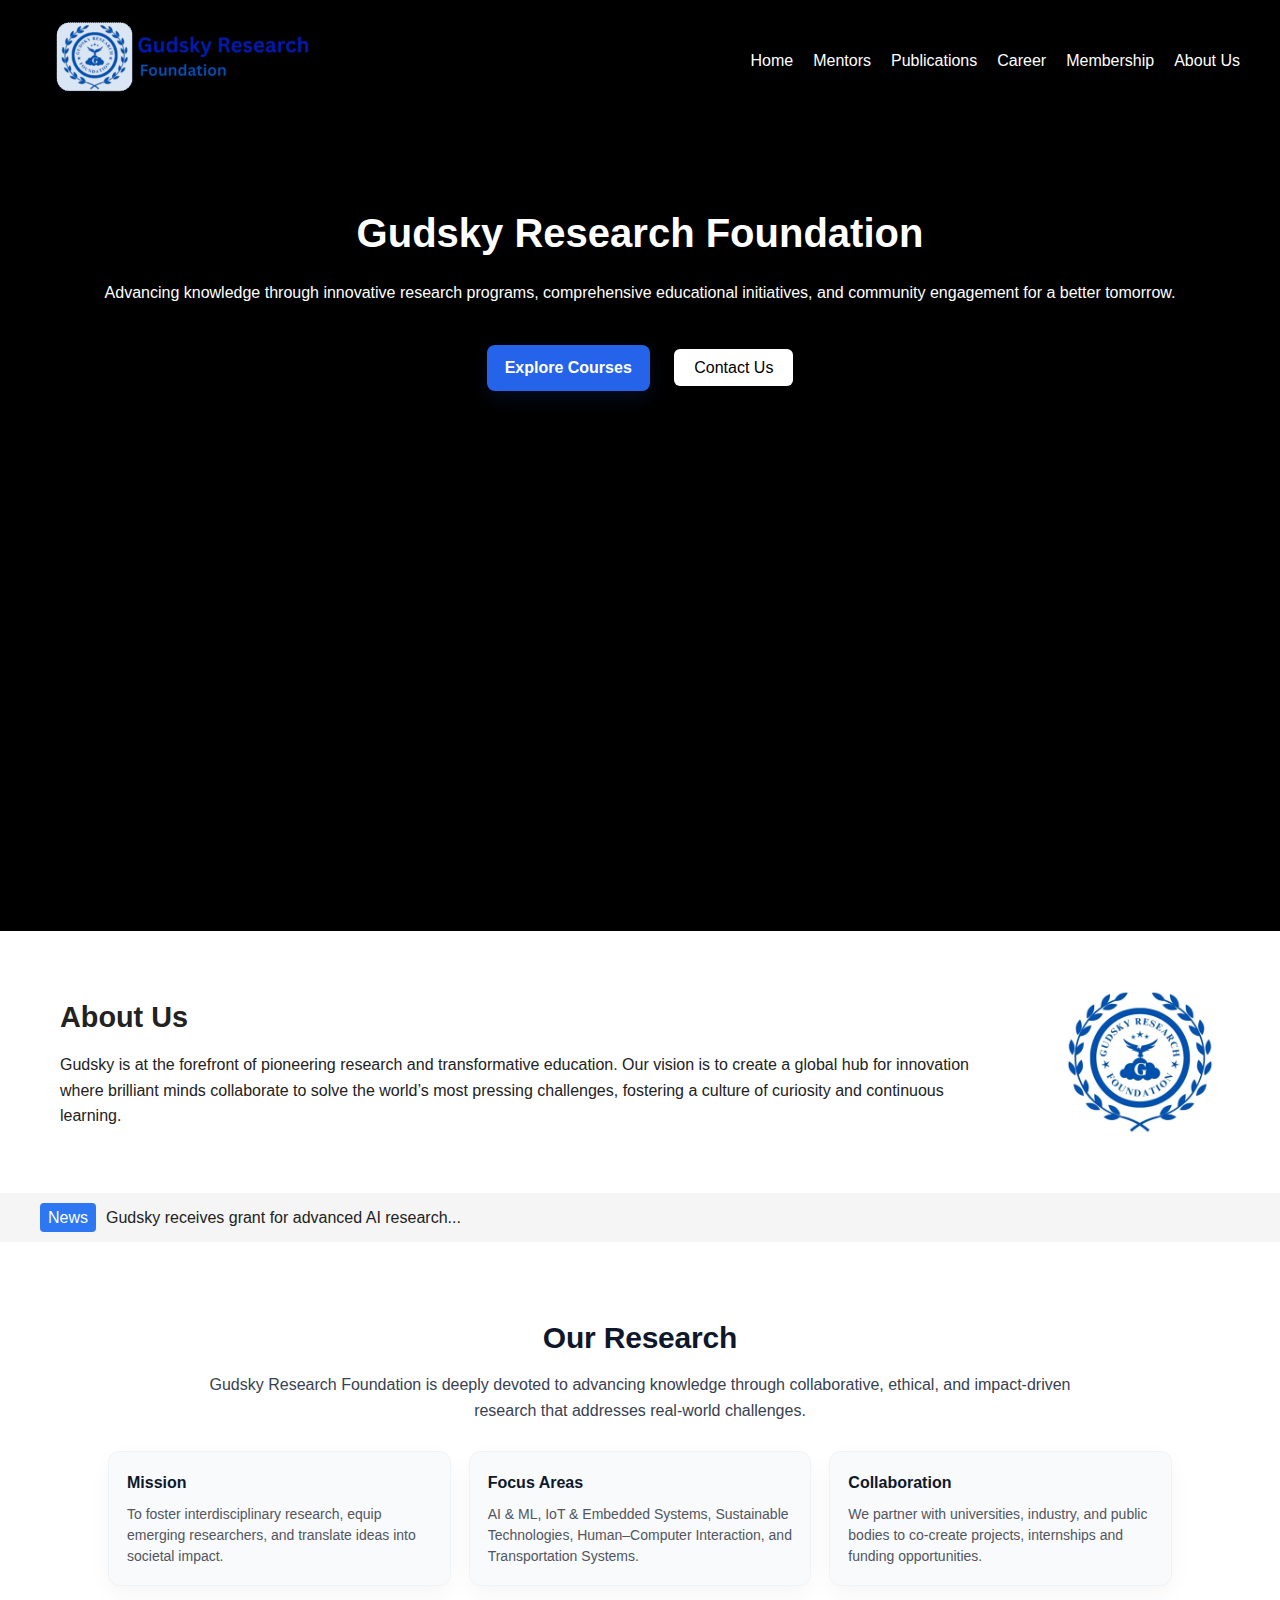
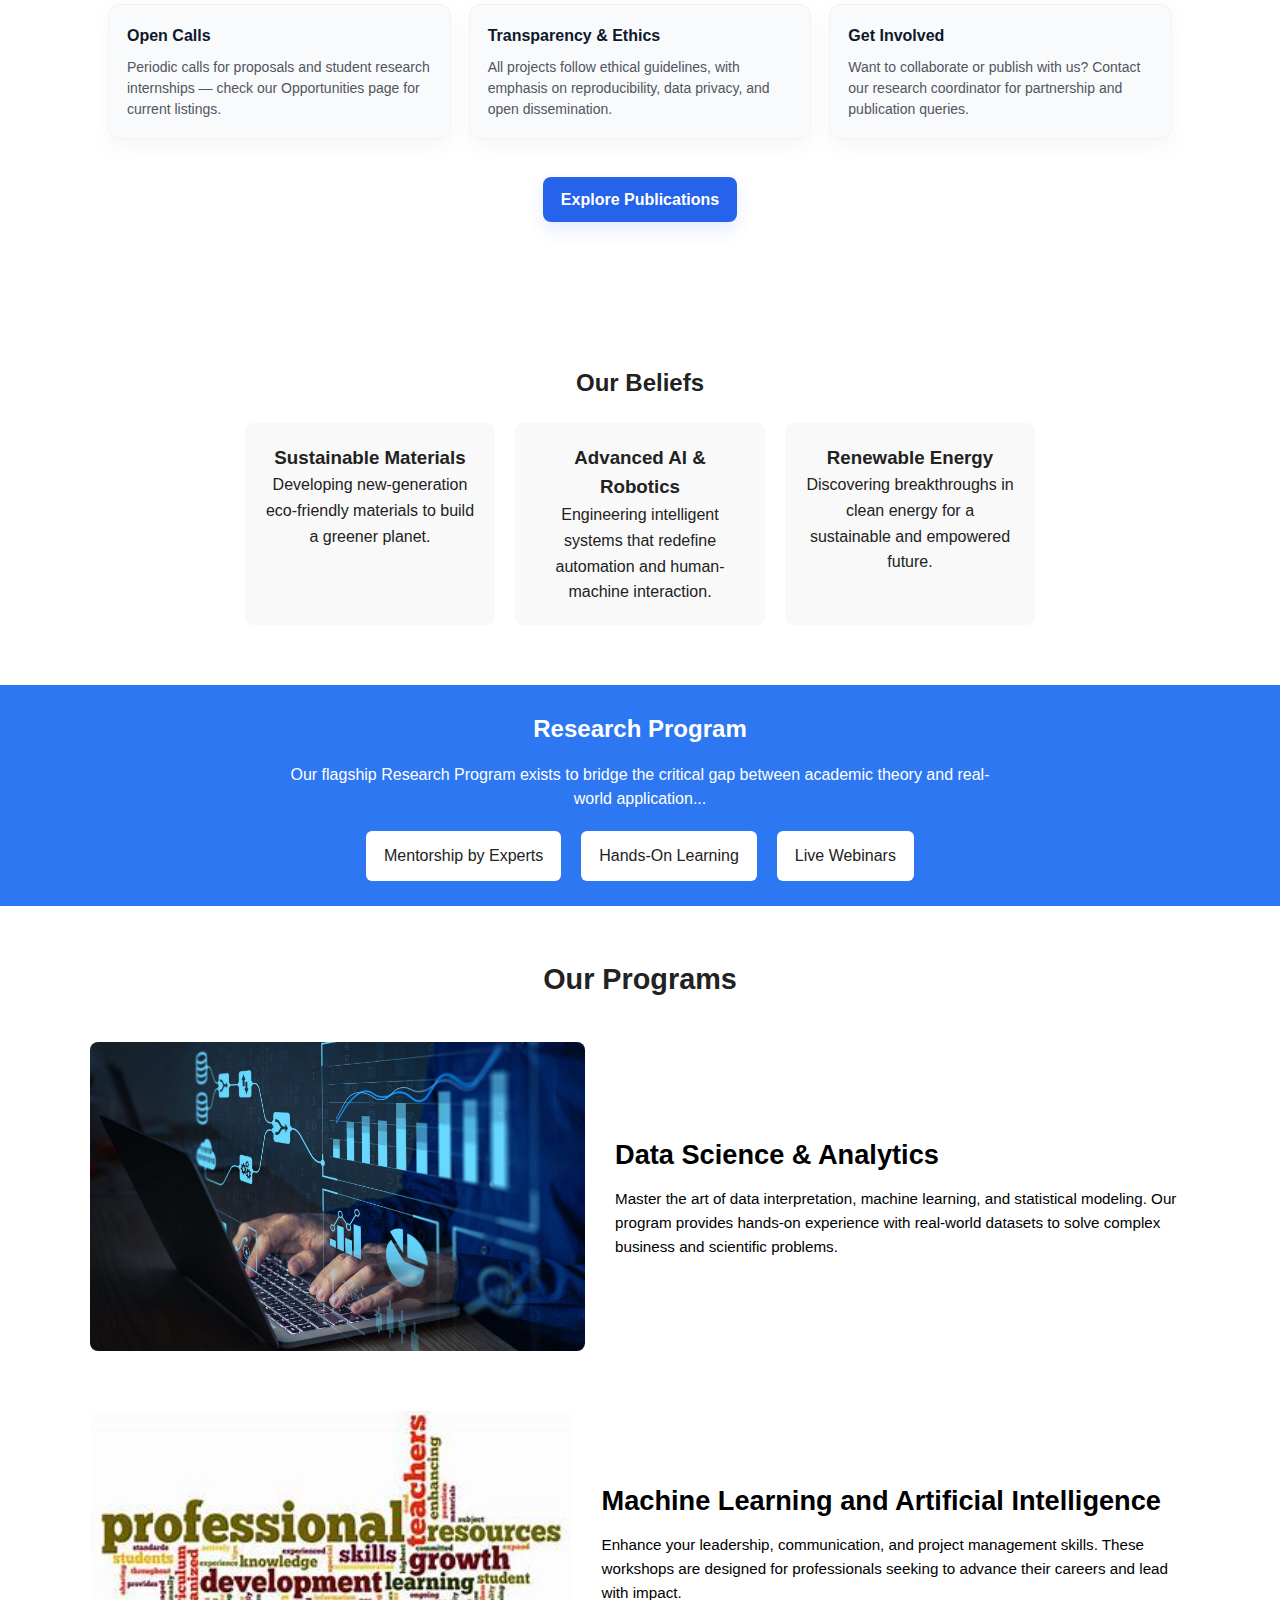
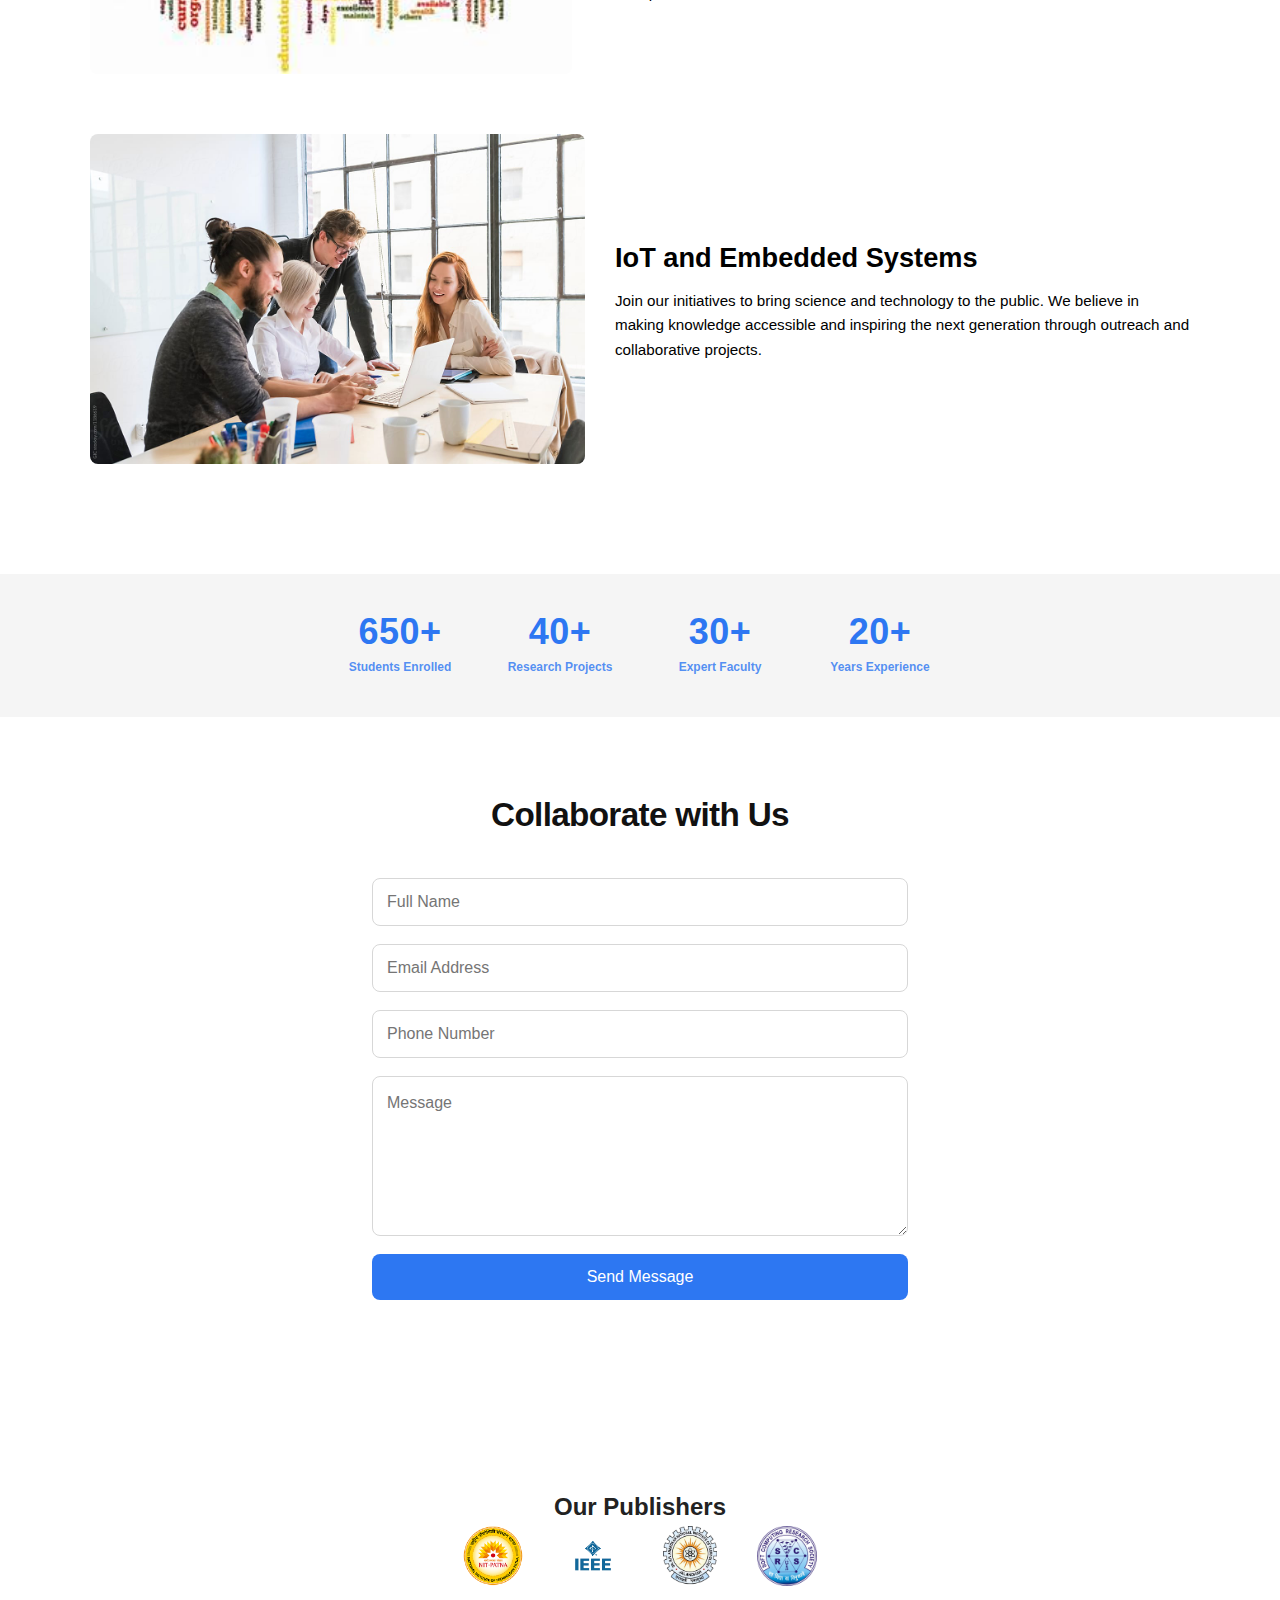
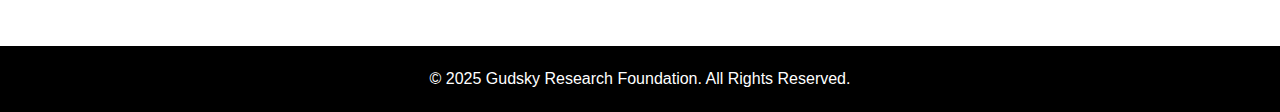
<file: index.html>
<!DOCTYPE html>
<html lang="en">

<head>
    <meta charset="UTF-8">
    <meta name="viewport" content="width=device-width, initial-scale=1.0">
    <title>Gudsky Research Foundation</title>
    <link rel="stylesheet" href="style.css">
</head>

<body>
    <!-- Navbar -->
    <header>
        <nav class="navbar">
            <div class="logo">
                <img src="./images/cropped-Gudsky-Research-1-278x93.png" alt="Gudsky Logo">
            </div>
            <!-- Hamburger button (visible only on small screens) -->
            <button class="hamburger" id="navToggle" aria-label="Toggle navigation" aria-expanded="false"
                aria-controls="mainNav">
                <span class="bar"></span>
                <span class="bar"></span>
                <span class="bar"></span>
            </button>
            <ul class="nav-links" id="mainNav">
                <li><a href="#home">Home</a></li>
                <li><a href="#mentors">Mentors</a></li>
                <li><a href="./publications.html">Publications</a></li>
                <li><a href="#career">Career</a></li>
                <li><a href="#membership">Membership</a></li>
                <li><a href="#about">About Us</a></li>
            </ul>
        </nav>
    </header>

    <!-- Hero Section -->
    <section id="home" class="hero">
        <h1>Gudsky Research Foundation</h1>
        <p>Advancing knowledge through innovative research programs, comprehensive educational initiatives, and
            community engagement for a better tomorrow.</p>
        <div class="btn-group">
            <a href="#courses" class="btn btn-primary">Explore Courses</a>
            <a href="#contact" class="btn btn-secondary">Contact Us</a>
        </div>
    </section>

    <!-- About Us -->
    <section id="about" class="about">
        <div class="about-text">
            <h2>About Us</h2>
            <p>Gudsky is at the forefront of pioneering research and transformative education. Our vision is to create a
                global hub for innovation where brilliant minds collaborate to solve the world’s most pressing
                challenges, fostering a culture of curiosity and continuous learning.</p>
        </div>
        <div class="about-logo">
            <img src="./images/GudskyLOGO.png" alt="Gudsky Logo">
        </div>
    </section>

    <!-- News -->
    <section class="news">
        <span class="tag">News</span>
        <p>Gudsky receives grant for advanced AI research...</p>
    </section>


    <!-- Research -->
    <section id="publications" class="research">
        <div class="container">
            <h2>Our Research</h2>

            <!-- single lead line describing devotion -->
            <p class="lead">
                Gudsky Research Foundation is deeply devoted to advancing knowledge through collaborative, ethical,
                and impact-driven research that addresses real-world challenges.
            </p>

            <!-- short organizational highlights -->
            <div class="info-grid" aria-hidden="false">
                <div class="info-card">
                    <h3>Mission</h3>
                    <p>To foster interdisciplinary research, equip emerging researchers, and translate ideas into
                        societal
                        impact.</p>
                </div>

                <div class="info-card">
                    <h3>Focus Areas</h3>
                    <p>AI & ML, IoT & Embedded Systems, Sustainable Technologies, Human–Computer Interaction, and
                        Transportation Systems.</p>
                </div>

                <div class="info-card">
                    <h3>Collaboration</h3>
                    <p>We partner with universities, industry, and public bodies to co-create projects, internships and
                        funding opportunities.</p>
                </div>

                <div class="info-card">
                    <h3>Open Calls</h3>
                    <p>Periodic calls for proposals and student research internships — check our Opportunities page for
                        current listings.</p>
                </div>

                <div class="info-card">
                    <h3>Transparency & Ethics</h3>
                    <p>All projects follow ethical guidelines, with emphasis on reproducibility, data privacy, and open
                        dissemination.</p>
                </div>

                <div class="info-card">
                    <h3>Get Involved</h3>
                    <p>Want to collaborate or publish with us? Contact our research coordinator for partnership and
                        publication queries.</p>
                </div>
            </div>

            <!-- CTA -->
            <div class="cta-wrap">
                <a href="publications.html" class="btn btn-primary">Explore Publications</a>
            </div>
        </div>
    </section>


    <!-- Beliefs -->
    <section class="beliefs">
        <h2>Our Beliefs</h2>
        <div class="belief-cards">
            <div class="belief-card">
                <h3>Sustainable Materials</h3>
                <p>Developing new-generation eco-friendly materials to build a greener planet.</p>
            </div>
            <div class="belief-card">
                <h3>Advanced AI & Robotics</h3>
                <p>Engineering intelligent systems that redefine automation and human-machine interaction.</p>
            </div>
            <div class="belief-card">
                <h3>Renewable Energy</h3>
                <p>Discovering breakthroughs in clean energy for a sustainable and empowered future.</p>
            </div>
        </div>
    </section>

    <!-- Mentors -->
    <!--<section id="mentors" class="mentors">
        <h2>Our Mentors</h2>
        <div class="mentor-list">
            <div class="mentor">Mentor Name</div>
            <div class="mentor">Mentor Name</div>
            <div class="mentor">Mentor Name</div>
            <div class="mentor">Mentor Name</div>
        </div>
    </section>-->

    <!-- Research Program -->
    <section class="program-banner">
        <h2>Research Program</h2>
        <p>Our flagship Research Program exists to bridge the critical gap between academic theory and real-world
            application...</p>
        <div class="program-highlights">
            <div class="highlight">Mentorship by Experts</div>
            <div class="highlight">Hands-On Learning</div>
            <div class="highlight">Live Webinars</div>
        </div>
    </section>

    <!-- Our Programs Section -->
    <section class="programs">
        <h2>Our Programs</h2>

        <div class="program">
            <img src="./images/03a0554ae1_50175403_data-analyst-data-scientist-formation-metier.jpg"
                alt="Data Science & Analytics">
            <div class="program-content">
                <h3>Data Science & Analytics</h3>
                <p>
                    Master the art of data interpretation, machine learning, and statistical modeling.
                    Our program provides hands-on experience with real-world datasets to solve complex
                    business and scientific problems.
                </p>
            </div>
        </div>

        <div class="program reverse">
            <div class="program-content">
                <h3>Machine Learning and Artificial Intelligence</h3>
                <p>
                    Enhance your leadership, communication, and project management skills. These workshops
                    are designed for professionals seeking to advance their careers and lead with impact.
                </p>
            </div>
            <img src="./images/OIP.jpg" alt="Professional Development">
        </div>

        <div class="program">
            <img src="./images/1186619.jpg" alt="Community Engagement">
            <div class="program-content">
                <h3>IoT and Embedded Systems</h3>
                <p>
                    Join our initiatives to bring science and technology to the public. We believe in making
                    knowledge accessible and inspiring the next generation through outreach and collaborative
                    projects.
                </p>
            </div>
        </div>
    </section>

    <!-- Stats -->
    <section class="stats">
        <div class="stats-inner">
            <div class="stat">
                <div class="stat-number">650+</div>
                <div class="stat-label">Students Enrolled</div>
            </div>

            <div class="stat">
                <div class="stat-number">40+</div>
                <div class="stat-label">Research Projects</div>
            </div>

            <div class="stat">
                <div class="stat-number">30+</div>
                <div class="stat-label">Expert Faculty</div>
            </div>

            <div class="stat">
                <div class="stat-number">20+</div>
                <div class="stat-label">Years Experience</div>
            </div>
        </div>
    </section>


    <section class="contact">
        <h2>Collaborate with Us</h2>
        <form id="contactForm">
            <input type="text" id="fullName" placeholder="Full Name" required>
            <input type="email" id="email" placeholder="Email Address" required>
            <input type="number" id="phone_number" placeholder="Phone Number" required>
            <textarea id="message" placeholder="Message" required></textarea>
            <button type="submit">Send Message</button>
        </form>
        <p id="responseMessage"></p>
    </section>

    <!-- Publishers -->
    <section class="publishers">
        <h2>Our Publishers</h2>
        <div class="publisher-logos">
            <img src="./images/National_Institute_of_Technology_Patna_Logo.png" alt="NIT">
            <img src="./images/images-6.png" alt="IEEE">
            <img src="./images/Logo_of_NIT_Jalandhar.png" alt="NIT Kurukshetra">
            <img src="./images/SCRS.png" alt="SCRS">
        </div>
    </section>

    <footer>
        <p>© 2025 Gudsky Research Foundation. All Rights Reserved.</p>
    </footer>
    <script>
        document.getElementById("contactForm").addEventListener("submit", async function (e) {
            e.preventDefault();

            const fullName = document.getElementById("fullName").value.trim();
            const email = document.getElementById("email").value.trim();
            const phone_number = document.getElementById("phone_number").value.trim();
            const message = document.getElementById("message").value.trim();
            const responseEl = document.getElementById("responseMessage");

            responseEl.innerText = "Sending...";

            try {
                const res = await fetch("/api/contact.php", {
                    method: "POST",
                    headers: { "Content-Type": "application/json" },
                    body: JSON.stringify({ fullName, email, phone_number, message })
                });

                const data = await res.json().catch(() => ({}));

                if (!res.ok) {
                    responseEl.innerText = (data.errors ? data.errors.join(' ') : data.message) || `Server error (${res.status})`;
                    return;
                }

                responseEl.innerText = data.message || "Message sent!";
                // optionally clear the form:
                document.getElementById("contactForm").reset();

            } catch (err) {
                console.error("Network error:", err);
                responseEl.innerText = "Network error — try again later.";
            }
        });
        (function () {
            const toggleBtn = document.getElementById('navToggle');
            const nav = document.getElementById('mainNav');

            if (!toggleBtn || !nav) return;

            toggleBtn.addEventListener('click', function () {
                const isOpen = nav.classList.toggle('open');
                toggleBtn.classList.toggle('open', isOpen);
                toggleBtn.setAttribute('aria-expanded', isOpen ? 'true' : 'false');
            });

            // Close the menu when user taps a link (mobile UX)
            nav.addEventListener('click', function (e) {
                if (e.target.tagName === 'A' && nav.classList.contains('open')) {
                    nav.classList.remove('open');
                    toggleBtn.classList.remove('open');
                    toggleBtn.setAttribute('aria-expanded', 'false');
                }
            });

            // Optional: close on ESC key
            document.addEventListener('keydown', function (e) {
                if (e.key === 'Escape' && nav.classList.contains('open')) {
                    nav.classList.remove('open');
                    toggleBtn.classList.remove('open');
                    toggleBtn.setAttribute('aria-expanded', 'false');
                    toggleBtn.focus();
                }
            });
        })();
    </script>
</body>

</html>
</file>
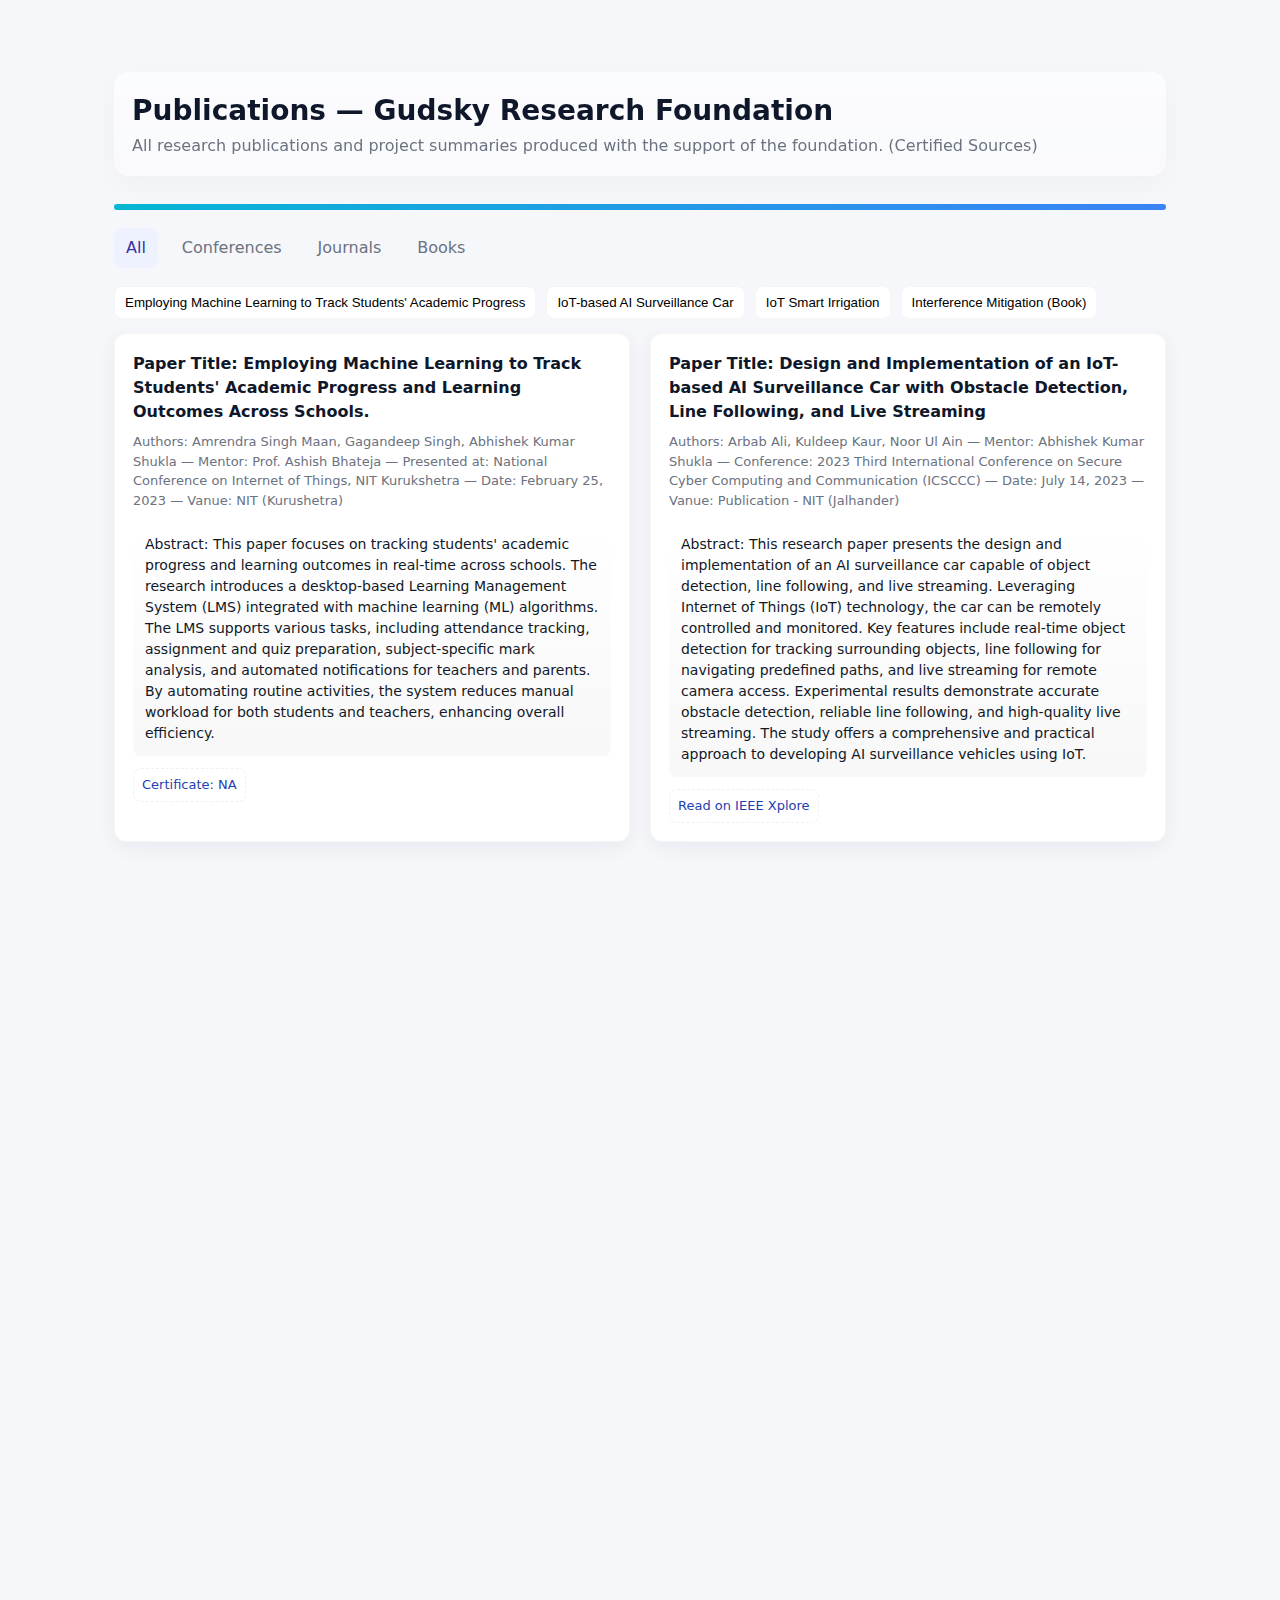
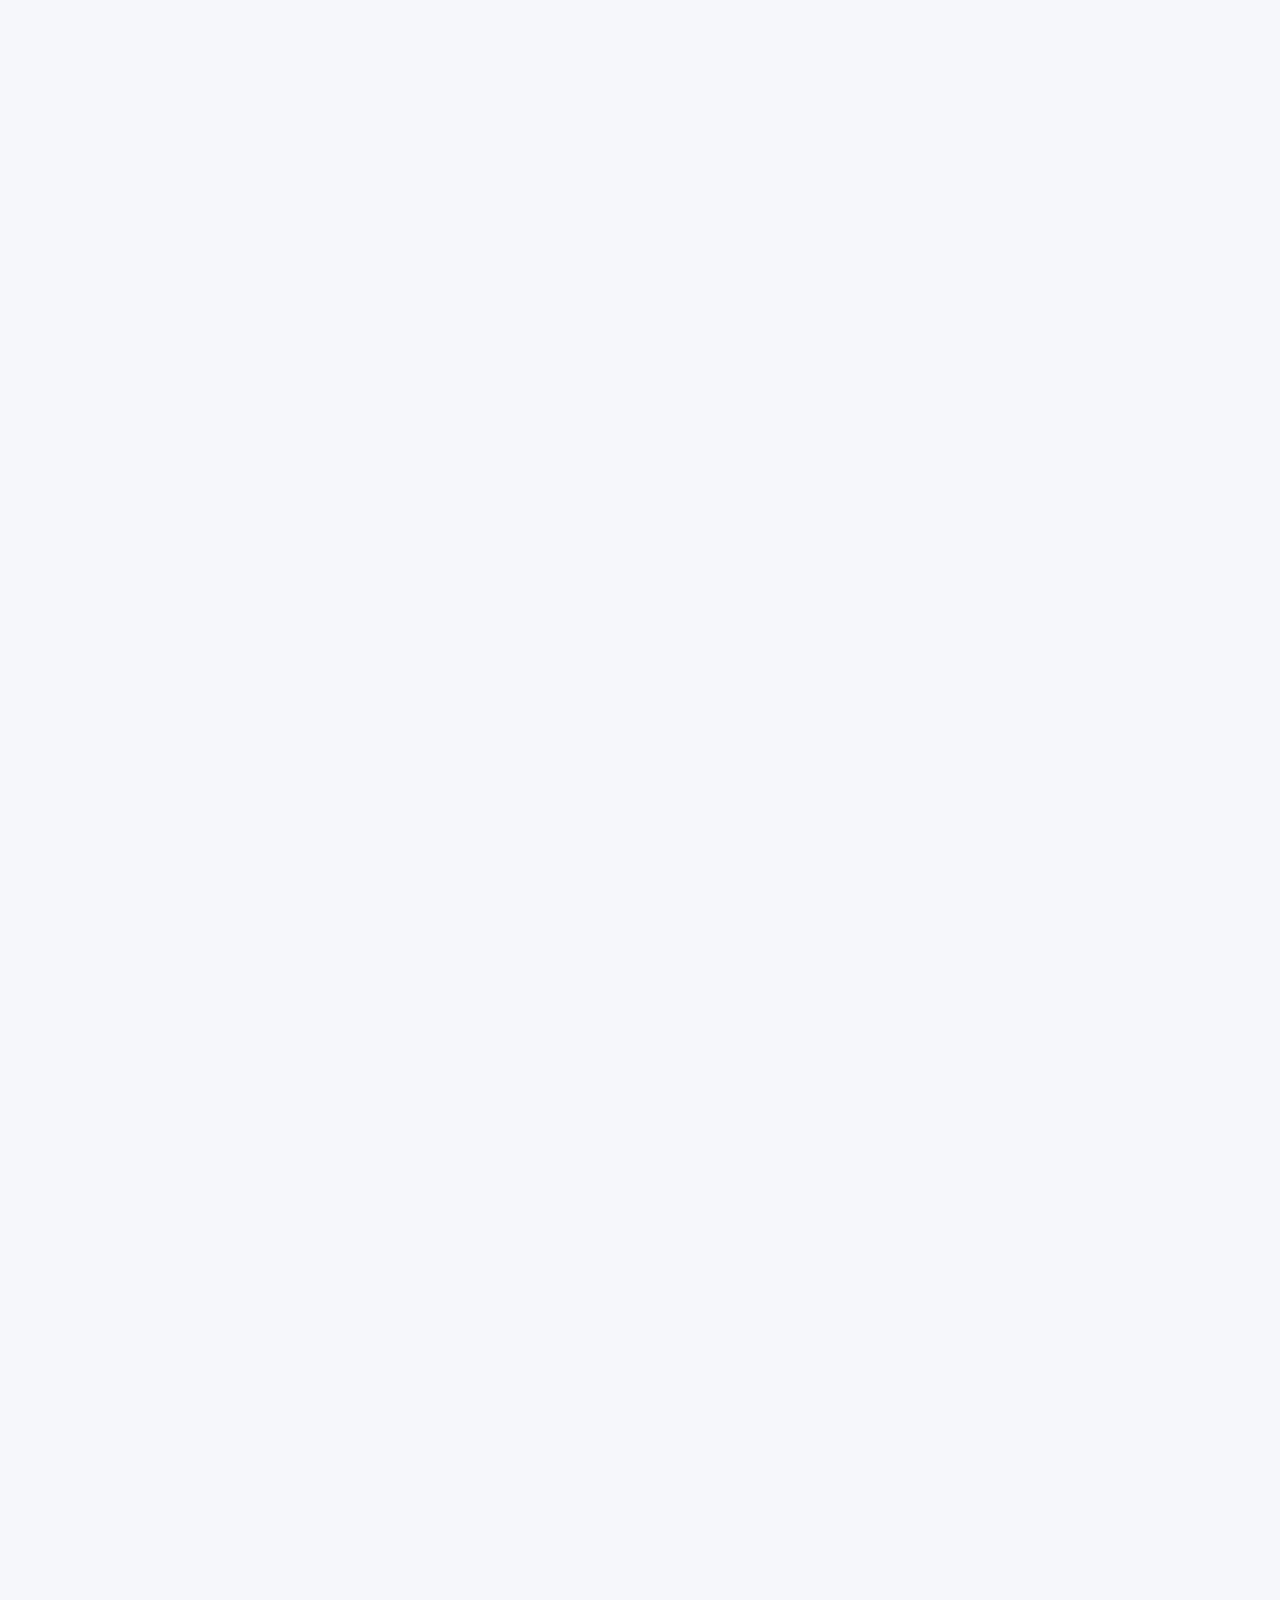
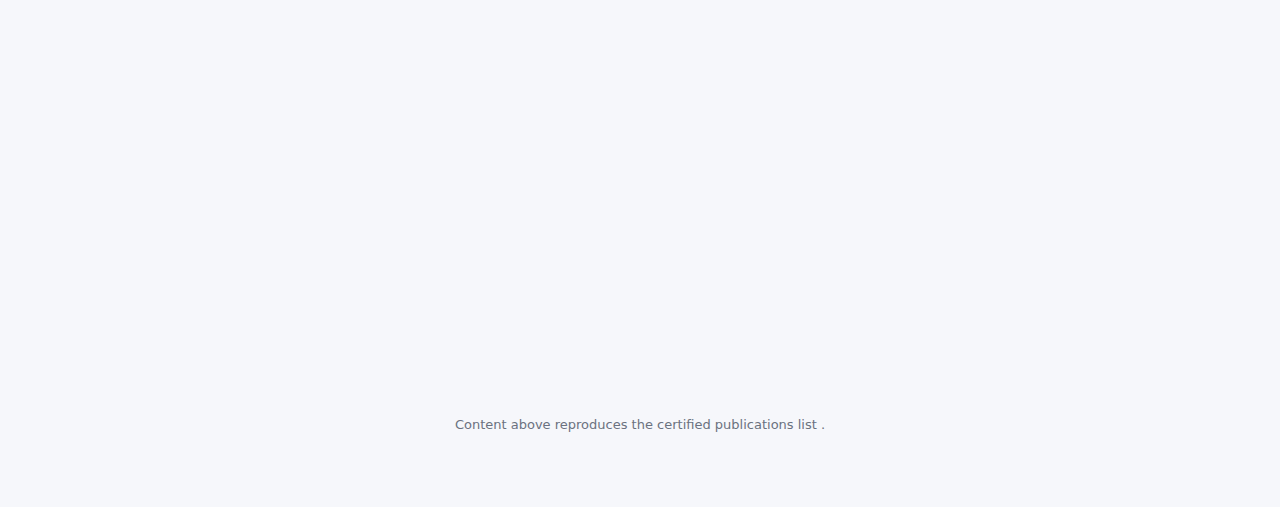
<file: publications.html>
<!doctype html>
<html lang="en">

<head>
  <meta charset="utf-8" />
  <meta name="viewport" content="width=device-width,initial-scale=1" />
  <title>Gudsky Research Foundation — Publications</title>
  <style>
    :root {
      --bg: #f6f7fb;
      --card: #ffffff;
      --muted: #6b7280;
      --accent: #0f172a;
      --gap: 1.25rem;
      --radius: 12px;
      --maxw: 1100px;
      font-family: Inter, ui-sans-serif, system-ui, -apple-system, "Segoe UI", Roboto, "Helvetica Neue", Arial;
    }

    * {
      box-sizing: border-box
    }

    body {
      margin: 0;
      background: var(--bg);
      color: var(--accent);
      line-height: 1.5
    }

    .wrap {
      max-width: var(--maxw);
      margin: 48px auto;
      padding: 24px
    }

    header.page-header {
      display: flex;
      align-items: center;
      gap: 18px;
      margin-bottom: 28px
    }

    header .logo {
      width: 68px;
      height: 68px;
      border-radius: 10px;
      background: linear-gradient(135deg, #0ea5a3, #2563eb);
      display: flex;
      align-items: center;
      justify-content: center;
      color: #fff;
      font-weight: 700;
      font-size: 20px
    }

    header h1 {
      margin: 0;
      font-size: clamp(20px, 3vw, 28px)
    }

    header p {
      margin: 2px 0 0;
      color: var(--muted)
    }

    nav.simple-nav {
      display: flex;
      gap: 12px;
      margin: 18px 0
    }

    nav a {
      color: var(--muted);
      text-decoration: none;
      padding: 8px 12px;
      border-radius: 8px
    }

    nav a.active {
      background: #eef2ff;
      color: #3730a3
    }

    .grid {
      display: grid;
      grid-template-columns: 1fr;
      gap: var(--gap)
    }

    @media(min-width:900px) {
      .grid {
        grid-template-columns: repeat(2, 1fr)
      }
    }

    .pub-card {
      background: var(--card);
      padding: 18px;
      border-radius: var(--radius);
      box-shadow: 0 6px 20px rgba(16, 24, 40, 0.06);
      transform: translateY(16px);
      opacity: 0;
      transition: all 600ms cubic-bezier(.22, .9, .35, 1);
      border: 1px solid rgba(15, 23, 42, 0.04)
    }

    .pub-card.visible {
      transform: none;
      opacity: 1
    }

    .pub-title {
      font-weight: 700;
      margin: 0 0 8px;
      font-size: 16px
    }

    .meta {
      font-size: 13px;
      color: var(--muted);
      margin-bottom: 12px
    }

    .abstract {
      font-size: 14px;
      color: #111827;
      background: linear-gradient(180deg, transparent, rgba(15, 23, 42, 0.03));
      padding: 12px;
      border-radius: 8px
    }

    .links {
      margin-top: 12px;
      display: flex;
      gap: 10px;
      flex-wrap: wrap
    }

    .links a {
      font-size: 13px;
      color: #1e40af;
      text-decoration: none;
      border: 1px dashed rgba(30, 64, 175, 0.08);
      padding: 6px 8px;
      border-radius: 8px
    }

    footer {
      margin: 40px 0 0;
      color: var(--muted);
      font-size: 13px;
      text-align: center
    }

    /* small header accent */
    .strip {
      height: 6px;
      background: linear-gradient(90deg, #06b6d4, #3b82f6);
      border-radius: 6px;
      margin-bottom: 18px
    }

    /* subtle floating effect for header */
    .hero {
      padding: 18px;
      border-radius: 14px;
      background: linear-gradient(180deg, rgba(255, 255, 255, 0.6), rgba(255, 255, 255, 0.4));
      backdrop-filter: blur(6px);
      box-shadow: 0 8px 30px rgba(16, 24, 40, 0.03);
    }

    /* small table of contents */
    .toc {
      display: flex;
      gap: 10px;
      flex-wrap: wrap;
      margin: 14px 0
    }

    .toc button {
      background: #fff;
      border: 1px solid rgba(15, 23, 42, 0.04);
      padding: 8px 10px;
      border-radius: 8px;
      cursor: pointer
    }
  </style>
</head>

<body>
  <div class="wrap">
    <header class="page-header hero">
      <div>
        <h1>Publications — Gudsky Research Foundation</h1>
        <p>All research publications and project summaries produced with the support of the foundation. (Certified
          Sources)</p>
      </div>
    </header>

    <div class="strip"></div>

    <nav class="simple-nav">
      <a class="active">All</a>
      <a>Conferences</a>
      <a>Journals</a>
      <a>Books</a>
    </nav>

    <div class="toc">
      <button onclick="document.getElementById('p1').scrollIntoView({behavior:'smooth'})">Employing Machine Learning to
        Track Students' Academic Progress</button>
      <button onclick="document.getElementById('p2').scrollIntoView({behavior:'smooth'})">IoT-based AI Surveillance
        Car</button>
      <button onclick="document.getElementById('p3').scrollIntoView({behavior:'smooth'})">IoT Smart Irrigation</button>
      <button onclick="document.getElementById('p4').scrollIntoView({behavior:'smooth'})">Interference Mitigation
        (Book)</button>
    </div>

    <main class="grid" id="publicationsList">

      <!-- Publication 1 -->
      <article class="pub-card" id="p1">
        <h2 class="pub-title">Paper Title: Employing Machine Learning to Track Students' Academic Progress and Learning
          Outcomes Across Schools.</h2>
        <div class="meta">Authors: Amrendra Singh Maan, Gagandeep Singh, Abhishek Kumar Shukla — Mentor: Prof. Ashish
          Bhateja — Presented at: National Conference on Internet of Things, NIT Kurukshetra — Date: February 25, 2023 —
          Vanue: NIT (Kurushetra)</div>
        <div class="abstract">Abstract: This paper focuses on tracking students' academic progress and learning outcomes
          in real-time across schools. The research introduces a desktop-based Learning Management System (LMS)
          integrated with machine learning (ML) algorithms. The LMS supports various tasks, including attendance
          tracking, assignment and quiz preparation, subject-specific mark analysis, and automated notifications for
          teachers and parents. By automating routine activities, the system reduces manual workload for both students
          and teachers, enhancing overall efficiency.</div>
        <div class="links">
          <a href="#">Certificate: NA</a>
        </div>
      </article>

      <!-- Publication 2 -->
      <article class="pub-card" id="p2">
        <h2 class="pub-title">Paper Title: Design and Implementation of an IoT-based AI Surveillance Car with Obstacle
          Detection, Line Following, and Live Streaming</h2>
        <div class="meta">Authors: Arbab Ali, Kuldeep Kaur, Noor Ul Ain — Mentor: Abhishek Kumar Shukla — Conference:
          2023 Third International Conference on Secure Cyber Computing and Communication (ICSCCC) — Date: July 14, 2023
          — Vanue: Publication - NIT (Jalhander)</div>
        <div class="abstract">Abstract: This research paper presents the design and implementation of an AI surveillance
          car capable of object detection, line following, and live streaming. Leveraging Internet of Things (IoT)
          technology, the car can be remotely controlled and monitored. Key features include real-time object detection
          for tracking surrounding objects, line following for navigating predefined paths, and live streaming for
          remote camera access. Experimental results demonstrate accurate obstacle detection, reliable line following,
          and high-quality live streaming. The study offers a comprehensive and practical approach to developing AI
          surveillance vehicles using IoT.</div>
        <div class="links">
          <a href="https://ieeexplore.ieee.org/document/10176395" target="_blank" rel="noopener">Read on IEEE Xplore</a>
        </div>
      </article>

      <!-- Publication 3 -->
      <article class="pub-card" id="p3">
        <h2 class="pub-title">Paper Title: Implementation of IoT-Based Smart Irrigation System for Agricultural
          Transformation</h2>
        <div class="meta">Authors: Suraj Rao, Pradeep Kumar, Nishu Kumari, Anchal Choudhary, Abhishek Kumar Shukla —
          Mentor: Prof. Ashish Bhateja — Conference: IEEE World Conference on Applied Intelligence and Computing (AIC
          2023) — Date: October 2, 2023</div>
        <div class="abstract">Abstract: This research presents an IoT-based irrigation method designed to transform
          agricultural practices. The Internet of Things (IoT) is revolutionizing the agriculture industry by addressing
          significant challenges faced by farmers. Our paper reviews existing IoT-based applications in agriculture and
          introduces a user-friendly irrigation system utilizing Arduino UNO, a Bluetooth module, and a soil-moisture
          sensor. Unlike previous complex systems, our solution emphasizes simplicity and ease of use for farmers. The
          system enables real-time monitoring of soil moisture and allows farmers to set customized moisture thresholds
          for different crops. When soil moisture drops below the set threshold, the system automatically activates
          irrigation, helping to prevent both overwatering and underwatering, thereby improving agricultural efficiency.
        </div>
        <div class="links">
          <a href="https://ieeexplore.ieee.org/document/10263854" target="_blank" rel="noopener">IEEE Conference
            Publication</a>
          <a href="https://drive.google.com/file/d/1isYL6yPwVyjRjM-gwNa6JYN7Ptrc8ZpB/view?usp=sharing" target="_blank"
            rel="noopener">Certificate</a>
        </div>
      </article>

      <!-- Publication 4 (Book) -->
      <article class="pub-card" id="p4">
        <h2 class="pub-title">Book Title: Interference Mitigation Techniques in Cellular Vehicle-to-Everything (CV2X)
          Communications</h2>
        <div class="meta">Author: Abhishek Kumar Shukla — Publisher: The Hill Publication — Publication Date: July 7,
          2023</div>
        <div class="abstract">Abstract: This book explores the pivotal role of interference mitigation in cellular
          vehicle-to-everything (CV2X) communications, a key technology for modern transportation systems. It examines
          the sources, types, and impacts of interference on CV2X performance, and provides a comprehensive analysis of
          current mitigation techniques, including spectrum sharing, radio resource management, interference
          cancellation, and traffic management. The book also addresses legislative and standardization challenges, and
          discusses technical difficulties and opportunities in minimizing interference, especially in high-density and
          heterogeneous networks. By delving into these complexities, the book offers valuable insights for advancing
          CV2X communications and their applications in transportation.</div>
        <div class="links">
          <a href="https://books.google.co.in/books?hl=en&lr=&id=Tf3KEAAAQBAJ&oi=fnd&pg=PA26&dq=info:seVhKSXfW7gJ:scholar.google.com&ots=Cpq9EFLZfE&sig=Vl_m_0P3BpHbgbG0as4hq7smnlw&redir_esc=y#v=onepage&q&f=false"
            target="_blank" rel="noopener">Read Online (Google Books)</a>
        </div>
      </article>

      <!-- Publication 5 -->
      <article class="pub-card" id="p5">
        <h2 class="pub-title">Paper Title: Analysis of Inventory Turnover Performance within Indian Supermarket</h2>
        <div class="meta">Author: Abhishek Kumar Shukla — Mentor: Prof. Ashish Bhateja — Publication – International
          Conference on Recent Trends in Engineering and Science for Resource Optimization and Sustainable Development —
          Conference Date: February 1, 2024</div>
        <div class="abstract">Abstract: This study investigates inventory turnover performance in a Delhi-based retail
          supermarket, analyzing both food and non-food product categories. It compares periodic and perpetual inventory
          systems, ultimately employing a hybrid method based on available data. The research utilized secondary data
          and qualitative methods to explore inventory tracking, transaction recording, and cost-of-goods calculations,
          offering insights into inventory system selection for resource-constrained firms.</div>
        <div class="links">
          <a href="http://www.theresearchjournal.net/vol.-10-issue-1--se-.html" target="_blank"
            rel="noopener">Conference Website</a>
          <a href="http://www.theresearchjournal.net" target="_blank" rel="noopener">Paper URL: Read Full Paper</a>
        </div>
      </article>

      <!-- Publication 6 (Award/ICUS2024) -->
      <article class="pub-card" id="p6">
        <h2 class="pub-title">3rd Rank at ICUS2024 — Best Paper Presentation</h2>
        <div class="meta">Award – ICUS 2024 (Soft Computing Research Society) — Award Title: Best Paper Presentation –
          3rd Rank (Communication and Control Systems) — Paper Title: Voice-Controlled Car Prototype: Advancing
          Human-Machine Interface with NLP and Wireless Communication — Authors: Abhishek Kumar Shukla, Pakhi Kansal,
          Jyoti Sharma — Organized by: Soft Computing Research Society — Date: March 1, 2024</div>
        <div class="abstract">Summary: Our project presents a Voice-Controlled Car prototype aimed at filling the gap in
          systematic evaluations of voice-controlled systems. The prototype utilizes Natural Language Processing (NLP)
          techniques, and an Arduino UNO interfaced Bluetooth module for wireless communication with the "AMR Voice
          Control" Android app. Through algorithmic processes, the system extracts and executes multiple voice commands
          sequentially. Extensive testing with multiple phrases demonstrates strong performance in the Bluetooth range
          (8.5–12 meters) and response accuracy. The prototype is capable of extracting commands like forward, backward,
          stop, left and right form sentences. It follows all these commands one-by-one in a sequence. Additional
          features include live streaming via an ESP32-CAM module and obstacle recognition using an ultrasonic sensor,
          enhancing its practicality in real-world scenarios. This project offers an effective and practical
          voice-activated solution for HMI applications, prioritizing usability and practicality.</div>
        <div class="links">
          <a href="https://www.publications.scrs.in/chapter/978-81-955020-8-0/1" target="_blank" rel="noopener">Award
            Page / Publication</a>
        </div>
      </article>

      <!-- Publication 7 (Voice-Controlled Car - Springer) -->
      <article class="pub-card" id="p7">
        <h2 class="pub-title">Paper Title: Enhancing Efficiency and Functionality of Voice-Controlled Cars Through NLP
          Techniques and Additional Features</h2>
        <div class="meta">Authors: Pakhi Kansal, Abhishek Kumar Shukla — Mentor: Er. Jai Parkash — Publication Date:
          October 23, 2024 — Vanue: MIT - Sikkim</div>
        <div class="abstract">Abstract: This research introduces a Voice-Controlled Car prototype that addresses the
          existing literature gap in systematic evaluations of voice-controlled systems. The prototype employs Natural
          Language Processing (NLP) techniques and an Arduino UNO-interfaced Bluetooth module to facilitate wireless
          communication with a dedicated Android app, “AMR Voice Control.” Through an algorithmic process, the system
          extracts and executes multiple voice commands sequentially. Strong performance in terms of Bluetooth range
          (8.5–12 m). The effectiveness of the technique is demonstrated by the short processing times (2–7 ms) for
          command extraction and execution times ranging from 8.95 to 21.08 s. The prototype was tested with 50
          statements and demonstrated solid performance. The average execution time for six commands takes 20.11 s. The
          prototype has extra features like live streaming via an ESP32-CAM module and obstacle recognition using an
          ultrasonic sensor to increase its usefulness in real-world scenarios. Performance study uses Python and data
          visualization tools to visualize the relationship between execution time and the number of instructions, which
          offers valuable insights for future voice-controlled system optimizations.</div>
        <div class="links">
          <a href="https://link.springer.com/chapter/10.1007/978-981-97-6588-1_10" target="_blank" rel="noopener">Read
            Online (Springer)</a>
        </div>
      </article>

      <!-- Publication 8 (Railways) -->
      <article class="pub-card" id="p8">
        <h2 class="pub-title">Paper Title: Automating Indian Railway Services: A Face Recognition-Based Approach to
          Queue Management and Ticket Booking</h2>
        <div class="meta">Authors: Khushi Thakur, Manjeet Kumar, Samridhi — Mentor: Abhishek Kumar Shukla — Publication
          Date: April 16, 2025 — Vanue: NIT (Bhopal)</div>
        <div class="abstract">Abstract: This research presents a prototype software solution designed to streamline and
          secure the Indian Railways' ticketing process, particularly for general class passengers. The study highlights
          the inefficiencies in existing systems, including the absence of proper tracking for local travelers. The
          proposed model integrates facial recognition technology to manage queues in offline booking areas and employs
          automation to replace manual operations. The system ensures accurate passenger identification and booking,
          enhancing both user experience and railway safety protocols.</div>
        <div class="links">
          <a href="https://ieeexplore.ieee.org/document/10960219" target="_blank" rel="noopener">Read on IEEE Xplore</a>
          <a href="https://drive.google.com/file/d/16BcwbZ14l3xRRY1zYh8BoWyp_sPzSILb/view?usp=sharing" target="_blank"
            rel="noopener">Certificate</a>
        </div>
      </article>

      <!-- Publication 9 (Healthcare IoT) -->
      <article class="pub-card" id="p9">
        <h2 class="pub-title">Paper Title: Tackling the Overlooked Problem: A Novel Approach for Healthcare Systems by
          IoT</h2>
        <div class="meta">Publication – Rpinnacle Publisher (Journal of Advanced Computing and Visual Analytics, Volume
          1, Issue 1) — Authors: Abhishek Kumar Shukla, Anant Yadav — Mentor: Priya Jyoti — Publication Date: January
          24, 2025</div>
        <div class="abstract">Abstract: This research paper addresses a significant literature gap in healthcare
          monitoring systems by proposing a novel methodology that integrates weight monitoring into an Internet of
          Things (IoT)-based framework. In the era of technological advancement, IoT serves as a powerful tool for
          obtaining health-related data remotely. While existing studies have explored various IoT applications,
          including connected cars and automated residences, the crucial parameter of patient weight has been overlooked
          in current healthcare monitoring systems. The proposed methodology leverages the ESP8266 module for Wi-Fi
          connectivity, facilitating seamless data transmission and remote monitoring capabilities. Key IoT applications
          such as oxygen sensors, heart rate sensors, ECG modules, and temperature sensors are already established in
          healthcare systems, but the incorporation of a weight sensor is essential for a holistic understanding of a
          patient's overall health. Regular monitoring of weight provides valuable insights, enabling healthcare
          providers to make informed decisions. Through the integration of a weight sensor, this research enhances the
          capabilities of healthcare providers, allowing them to remotely access accurate and real-time weight
          measurements alongside other vital signs. This comprehensive approach empowers healthcare professionals to
          deliver more effective care, especially in remote settings where regular patient visits may be challenging.
        </div>
        <div class="links">
          <a href="https://journal.rpinnacle.com/jacva/archive/v1i1/a2.html" target="_blank" rel="noopener">Journal
            Archive</a>
          <a href="https://journal.rpinnacle.com/jacva/archive/v1i1/a2/p2.pdf" target="_blank" rel="noopener">Full Paper
            (PDF)</a>
        </div>
      </article>

      <!-- Publication 10 (Track Maintenance IoT) -->
      <article class="pub-card" id="p10">
        <h2 class="pub-title">Paper Title: Improved Safety and Communication for Railway Track Maintenance Workers Using
          IoT-Enabled Alert System</h2>
        <div class="meta">Publication – Rpinnacle Publisher (Journal of Advanced Computing and Visual Analytics, Volume
          1, Issue 1) — Author: Abhishek Kumar Shukla — Mentor: Prof. Ashish Bhateja — Publication Date: January 24,
          2025</div>
        <div class="abstract">Abstract: Railway stations often face critical safety challenges, especially at track and
          platform edges during high-traffic hours. This study proposes an IoT-based alert system aimed at enhancing
          safety and communication for railway track maintenance workers. The system addresses common issues like
          insufficient training, poor communication between station masters and field workers, and high-risk exposure to
          active tracks. By detecting track vibrations and notifying supervisors in real-time, the device significantly
          lowers the risk of accidents. The paper details the design, testing, and real-world applicability of this IoT
          solution in India’s extensive railway network. The proposed method achieved its objectives and demonstrated
          the potential to reduce worker casualties and improve on-site awareness and response times.</div>
        <div class="links">
          <a href="https://journal.rpinnacle.com/jacva/archive/v1i1/a1.html" target="_blank" rel="noopener">Journal
            Archive</a>
          <a href="https://journal.rpinnacle.com/jacva/archive/v1i1/a1/p1.pdf" target="_blank" rel="noopener">Full Paper
            (PDF)</a>
        </div>
      </article>

    </main>

    <footer>
      Content above reproduces the certified publications list .
    </footer>
  </div>

  <script>
    // Simple scroll animation using IntersectionObserver
    const observer = new IntersectionObserver((entries) => {
      entries.forEach(entry => {
        if (entry.isIntersecting) { entry.target.classList.add('visible'); observer.unobserve(entry.target) }
      })
    }, { threshold: 0.12 });

    document.querySelectorAll('.pub-card').forEach(el => observer.observe(el));

    // small header parallax while scrolling
    const header = document.querySelector('header.page-header');
    window.addEventListener('scroll', () => {
      const sc = window.scrollY / 8;
      header.style.transform = `translateY(${sc}px)`;
      header.style.transition = 'transform 0.2s ease-out';
    });
  </script>
</body>

</html>
</file>
<file: style.css>
/* Reset */
* {
    margin: 0;
    padding: 0;
    box-sizing: border-box;
    font-family: Arial, sans-serif;
}

body {
    line-height: 1.6;
    color: #222;
    scroll-behavior: smooth;
}

/* Navbar */
header {
    background: #000;
    padding: 10px 40px;
    position: relative;
    top: 0;
    z-index: 1000;
}

.navbar {
    display: flex;
    justify-content: space-between;
    align-items: center;
}

.navbar .logo {
    color: white;
    font-weight: bold;
}

.navbar ul {
    list-style: none;
    display: flex;
    gap: 20px;
}

.navbar ul li a {
    color: white;
    text-decoration: none;
}

/* Hero */
.hero {
    background: #000;
    color: #fff;
    text-align: center;
    padding: 80px 30px;
    height: 90vh;
}

.hero h1 {
    font-size: 2.5rem;
    margin-bottom: 15px;
}

.btn-group {
    margin-top: 30px;
}

.btn {
    padding: 10px 20px;
    margin: 10px;
    border-radius: 6px;
    text-decoration: none;
}

.btn-primary {
    background: #2d77f2;
    color: #fff;
}

.btn-secondary {
    background: #fff;
    color: #000;
}


/* About: align text block and logo with sensible spacing */
.about {
    display: flex;
    justify-content: space-between;
    align-items: center;
    gap: 40px;
    /* space between text and logo */

    padding: 56px 60px;
    /* slightly reduced vertical padding */
}

/* text column grows, logo has fixed area */
.about-text {
    flex: 1 1 60%;
}

.about-logo {
    flex: 0 0 160px;
    /* reserve width for logo */
    display: flex;
    justify-content: center;
    align-items: center;
}

/* Make heading sit directly above paragraph with a clear gap */
.about-text h2 {
    margin: 0 0 12px 0;
    /* small bottom margin to separate from paragraph */
    font-size: 1.8rem;
}

.about-text p {
    margin: 0;
    max-width: 920px;
    line-height: 1.6;
    color: #222;
}

/* logo sizing */
.about img {
    max-width: 150px;
    height: auto;
    display: block;
}

/* Responsive: stack vertically on small screens */
@media (max-width: 880px) {
    .about {
        flex-direction: column;
        text-align: center;
        padding: 36px 24px;
    }

    .about-logo {
        margin-top: 20px;
        flex: none;
    }

    .about-text h2 {
        font-size: 1.6rem;
    }
}

/* News */
.news {
    background: #f5f5f5;
    display: flex;
    align-items: center;
    padding: 10px 40px;
    gap: 10px;
}

.news .tag {
    background: #2d77f2;
    color: white;
    padding: 2px 8px;
    border-radius: 4px;
}

/* Research (updated) */
.research {
    padding: 72px 20px;
    text-align: center;
    background: #ffffff;
    /* change if needed */
    color: #0f172a;
    box-sizing: border-box;
}

.research .container {
    max-width: 1100px;
    margin: 0 auto;
    padding: 0 18px;
}

.research h2 {
    margin: 0 0 10px;
    font-size: clamp(22px, 3.2vw, 30px);
    font-weight: 700;
    letter-spacing: -0.2px;
}

.research .lead {
    margin: 8px auto 28px;
    max-width: 880px;
    color: #374151;
    font-size: 16px;
    line-height: 1.6;
}

/* responsive grid of short info cards */
.info-grid {
    display: grid;
    grid-template-columns: 1fr;
    gap: 18px;
    margin: 8px auto 28px;
    max-width: 1100px;
    align-items: stretch;
}

@media (min-width: 800px) {
    .info-grid {
        grid-template-columns: repeat(3, 1fr);
    }
}

/* small info card */
.info-card {
    background: #f8fafc;
    border-radius: 12px;
    padding: 18px;
    text-align: left;
    box-shadow: 0 8px 22px rgba(15, 23, 42, 0.04);
    border: 1px solid rgba(15, 23, 42, 0.03);
    min-height: 110px;
    display: flex;
    flex-direction: column;
    justify-content: center;
}

.info-card h3 {
    margin: 0 0 8px;
    font-size: 16px;
    color: #0f172a;
}

.info-card p {
    margin: 0;
    color: #525560;
    font-size: 14px;
    line-height: 1.5;
}

/* CTA */
.cta-wrap {
    margin-top: 18px;
}

.btn.btn-primary {
    display: inline-block;
    padding: 10px 18px;
    background: #2563eb;
    /* primary blue */
    color: #fff;
    text-decoration: none;
    border-radius: 8px;
    font-weight: 600;
    box-shadow: 0 8px 18px rgba(37, 99, 235, 0.12);
    transition: transform .12s ease, box-shadow .12s ease;
}

.btn.btn-primary:hover,
.btn.btn-primary:focus {
    transform: translateY(-3px);
    box-shadow: 0 14px 28px rgba(37, 99, 235, 0.14);
}

/* remove or override the old card styles (if present) */
.cards,
.card,
.card-img {
    display: none !important;
}

/* Beliefs */
.beliefs {
    padding: 60px 40px;
    text-align: center;
}

.belief-cards {
    display: flex;
    justify-content: center;
    gap: 20px;
    margin-top: 20px;
}

.belief-card {
    background: #f9f9f9;
    padding: 20px;
    border-radius: 8px;
    width: 250px;
}

/* Mentors */
.mentors {
    text-align: center;
    padding: 60px 40px;
}

.mentor-list {
    display: flex;
    justify-content: center;
    gap: 30px;
}

.mentor {
    width: 120px;
    height: 120px;
    background: #ddd;
    border-radius: 50%;
    display: flex;
    align-items: center;
    justify-content: center;
}


/* Program */
.program-banner {
    background: #2d77f2;
    color: white;
    text-align: center;
    padding: 25px 40px;
    /* reduced top-bottom padding */
}

.program-banner h2 {
    margin-top: 0;
    /* remove extra top gap */
    margin-bottom: 15px;
    /* space below heading */
}

.program-banner p {
    margin: 0 auto 20px;
    /* no top margin, even space below */
    max-width: 700px;
    /* keeps text nicely aligned */
    line-height: 1.5;
}

.program-highlights {
    display: flex;
    justify-content: center;
    gap: 20px;
    margin-top: 10px;
    /* smaller, more even spacing */
}

.highlight {
    background: white;
    color: #222;
    padding: 12px 18px;
    border-radius: 6px;
}

/* Stats */
.stats {
    display: flex;
    justify-content: space-around;
    padding: 40px;
    background: #f5f5f5;
    text-align: center;
}

.stats-inner {
    max-width: 1100px;
    margin: 0 auto;
    display: flex;
    justify-content: space-between;
    /* spread items evenly on wide screens */
    gap: 20px;
    align-items: flex-start;
}

/* Each stat column */
.stat {
    flex: 1 1 0;
    text-align: center;
    min-width: 140px;
    /* prevents columns from getting too narrow */
}

/* Big blue number */
.stat-number {
    font-size: 36px;
    /* large number like the photo */
    line-height: 1;
    font-weight: 700;
    color: #2d77f2;
    /* brand blue */
    margin-bottom: 8px;
    letter-spacing: 0.5px;
}

/* Small blue label under number */
.stat-label {
    font-size: 12px;
    color: rgba(45, 119, 242, 0.85);
    /* slightly lighter blue for labels */
    font-weight: 600;
    text-transform: none;
    opacity: 0.95;
}

/* Responsive: stack vertically on smaller screens */
@media (max-width: 768px) {
    .stats-inner {
        flex-direction: column;
        gap: 18px;
        align-items: center;
    }

    .stat {
        width: 100%;
        max-width: 420px;
    }

    .stat-number {
        font-size: 32px;
    }
}

/* Contact */
.contact {
    text-align: center;
    padding: 80px 20px;
    /* more breathing room around the section */
    background: #fff;
    /* keep or remove depending on your background */
}

/* Heading spacing & scale */
.contact h2 {
    font-size: clamp(1.6rem, 2.6vw, 2.25rem);
    /* responsive heading */
    margin: 0 0 32px 0;
    /* clear space below heading */
    line-height: 1.1;
    font-weight: 600;
    letter-spacing: -0.02em;
    color: #111;
}

/* Form container */
.contact form {
    display: flex;
    flex-direction: column;
    max-width: 560px;
    /* a bit wider for nicer spacing on desktop */
    margin: 0 auto;
    gap: 18px;
    /* bigger gap between inputs */
    padding: 12px;
    /* slight inner padding so inputs don't touch edges on narrow screens */
    box-sizing: border-box;
}

/* Inputs & textarea */
.contact input,
.contact textarea {
    padding: 14px 14px;
    font-size: 1rem;
    border: 1px solid #d7d7d7;
    border-radius: 8px;
    outline: none;
    transition: box-shadow .18s ease, border-color .12s ease;
    width: 100%;
    box-sizing: border-box;
}

/* nicer focus state */
.contact input:focus,
.contact textarea:focus {
    border-color: #2d77f2;
    box-shadow: 0 6px 18px rgba(45, 119, 242, 0.08);
}

/* make textarea taller */
.contact textarea {
    min-height: 160px;
    resize: vertical;
    line-height: 1.5;
}

/* Button styling */
.contact button {
    padding: 14px 18px;
    background: #2d77f2;
    color: white;
    border: none;
    border-radius: 8px;
    font-size: 1rem;
    cursor: pointer;
    transition: transform .08s ease, box-shadow .12s ease;
}

/* button hover/focus */
.contact button:hover {
    transform: translateY(-1px);
    box-shadow: 0 8px 26px rgba(45, 119, 242, 0.12);
}

.contact button:active {
    transform: translateY(0);
}

/* response message styling */
#responseMessage {
    margin-top: 16px;
    min-height: 20px;
    /* prevents layout jump when message appears */
    color: #094;
    font-weight: 500;
}

/* Responsive adjustments */
@media (max-width: 480px) {
    .contact {
        padding: 56px 16px;
    }

    .contact h2 {
        margin-bottom: 22px;
    }

    .contact form {
        gap: 12px;
        padding: 8px;
        max-width: 100%;
    }

    .contact textarea {
        min-height: 130px;
    }
}

/* Publishers */
.publishers {
    text-align: center;
    padding: 60px 40px;
}

.publisher-logos {
    display: flex;
    justify-content: center;
    gap: 40px;
}

.publisher-logos img {
    max-height: 60px;
}

/* Footer */
footer {
    background: #000;
    color: white;
    text-align: center;
    padding: 20px;
}

/* Programs Section */
.programs {
    width: 90%;
    max-width: 1100px;
    margin: 0 auto;
    padding: 50px 0;
    text-align: center;
    background: white;
}

.programs h2 {
    font-size: 1.8rem;
    font-weight: bold;
    margin-bottom: 40px;
}

.program {
    display: flex;
    align-items: center;
    justify-content: space-between;
    margin-bottom: 60px;
    gap: 30px;
}

.program img {
    width: 45%;
    border-radius: 8px;
    object-fit: cover;
}

.program-content {
    width: 55%;
    text-align: left;
}

.program-content h3 {
    font-size: 1.7rem;
    font-weight: bold;
    margin-bottom: 10px;
    color: #000;
}

.program-content p {
    font-size: 0.95rem;
    color: #000;
    line-height: 1.6;
}

/* Reverse layout for alternating rows */
.program.reverse {
    flex-direction: row-reverse;
}

/* Responsive */
@media (max-width: 768px) {
    .program {
        flex-direction: column;
        text-align: center;
    }

    .program.reverse {
        flex-direction: column;
    }

    .program img,
    .program-content {
        width: 100%;
    }

    .program-content {
        text-align: center;
    }
}

/* ---------- HAMBURGER (mobile only) ---------- */
.hamburger {
    display: none;
    /* hidden by default — shown in media query */
    background: transparent;
    border: none;
    cursor: pointer;
    padding: 8px;
    margin-left: 12px;
}

/* bars */
.hamburger .bar {
    display: block;
    width: 24px;
    height: 2.5px;
    margin: 5px 0;
    background: #fff;
    border-radius: 2px;
    transition: transform 0.25s ease, opacity 0.25s ease;
}

/* transform to "X" when open */
.hamburger.open .bar:nth-child(1) {
    transform: translateY(7px) rotate(45deg);
}

.hamburger.open .bar:nth-child(2) {
    opacity: 0;
}

.hamburger.open .bar:nth-child(3) {
    transform: translateY(-7px) rotate(-45deg);
}

/* Mobile-specific behavior */
@media (max-width: 768px) {
    header {
        padding: 8px 16px;
        /* slightly reduced padding for mobile */
    }

    .navbar {
        align-items: center;
        justify-content: space-between;
        flex-wrap: nowrap;
        gap: 8px;
    }

    /* show hamburger button on mobile */
    .hamburger {
        display: block;
        z-index: 1100;
        /* keep it above the menu */
    }

    /* Nav links: initially hidden with smooth max-height transition */
    .nav-links {
        width: 100%;
        list-style: none;
        margin: 8px 0 0 0;
        padding: 0;
        overflow: hidden;
        max-height: 0;
        transition: max-height 300ms ease;
        display: flex;
        flex-direction: column;
        align-items: center;
        gap: 6px;
        background: transparent;
        /* keep background same black as header/hero */
    }

    /* when open, allow enough height for the items */
    .nav-links.open {
        max-height: 480px;
        /* large enough to show all items — tweak if you add more */
    }

    .nav-links li {
        width: auto;
        margin: 4px 0;
    }

    .nav-links li a {
        display: inline-block;
        padding: 8px 12px;
        font-size: 15px;
        color: #fff;
        text-decoration: none;
        white-space: nowrap;
    }

    /* Make sure logo doesn't get too big on mobile */
    .navbar .logo img {
        max-height: 48px;
        width: auto;
        display: block;
    }

    /* adjust hero spacing to avoid overlap */
    .hero {
        padding-top: 60px;
        padding-left: 18px;
        padding-right: 18px;
        height: auto;
    }
}

/* extra tiny tweak */
@media (max-width: 380px) {
    .navbar .logo img {
        max-height: 42px;
    }

    .nav-links li a {
        font-size: 14px;
        padding: 7px 10px;
    }
}
</file>
